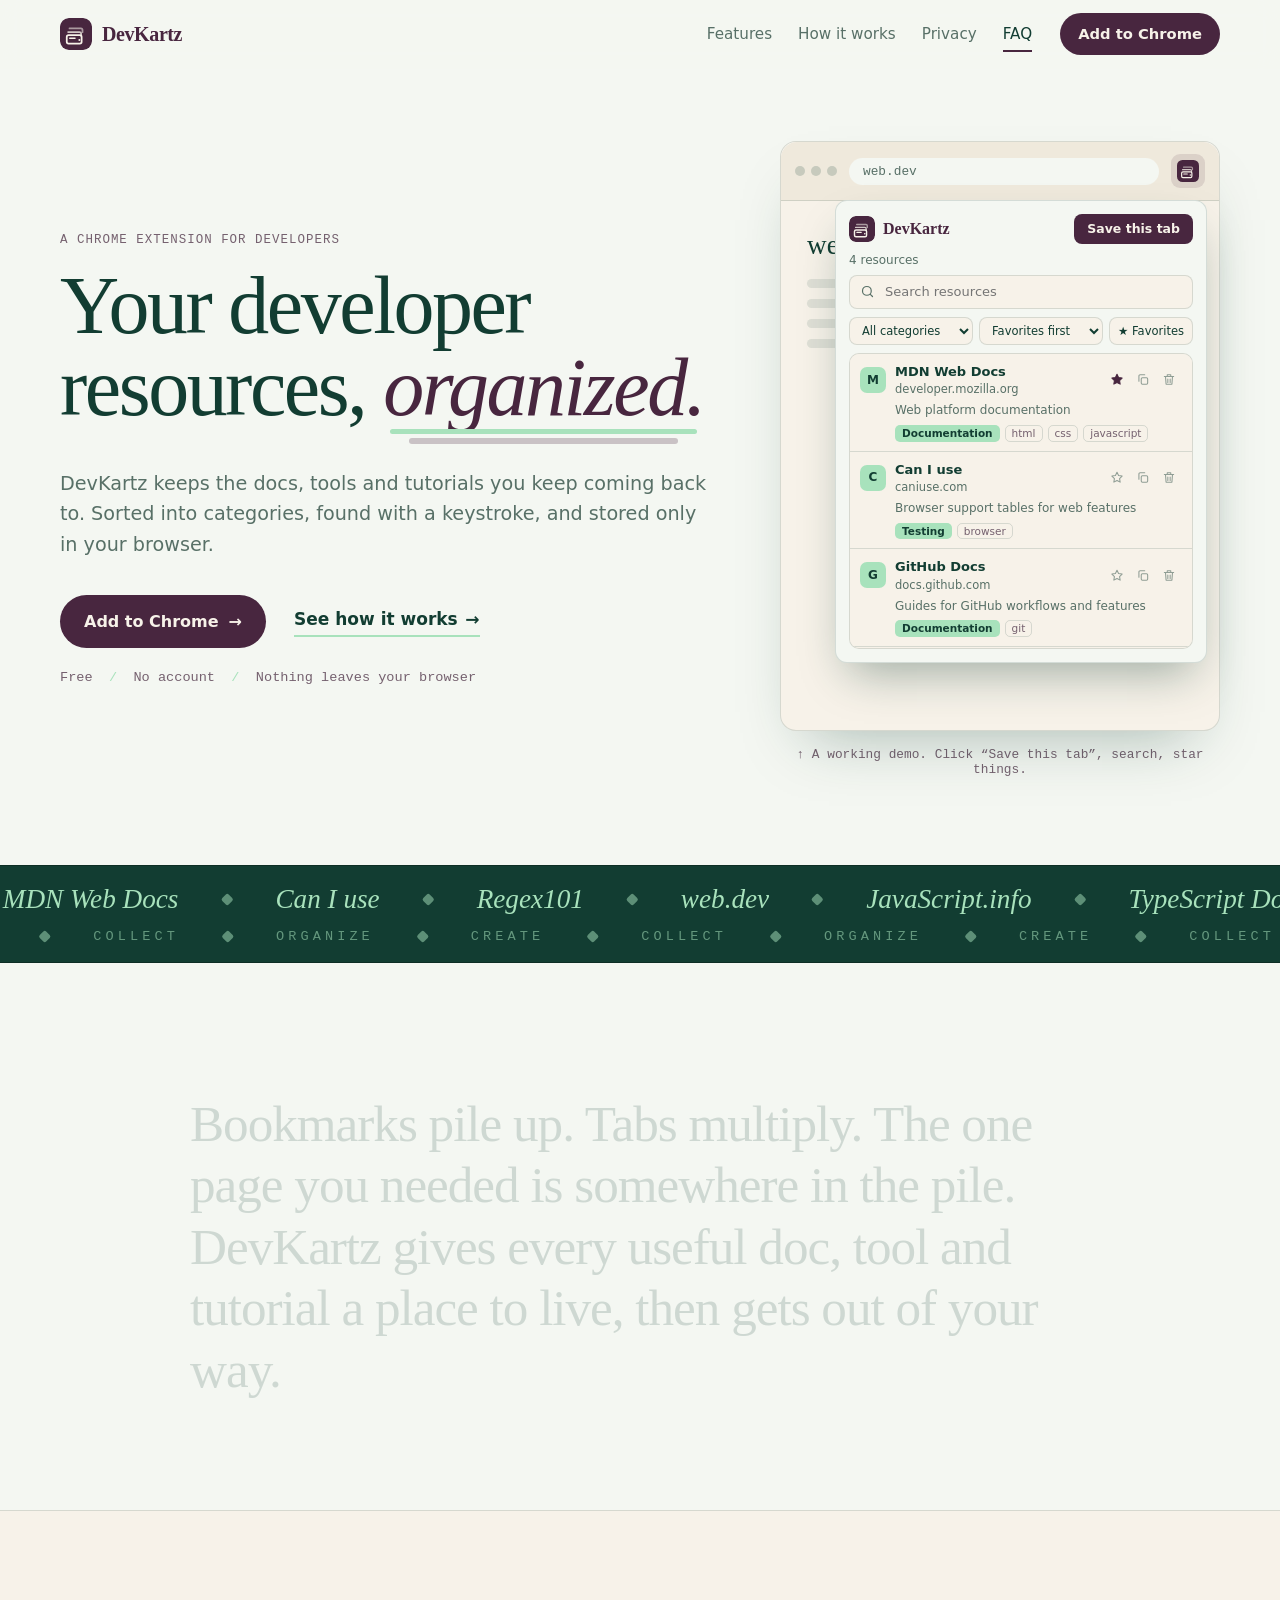
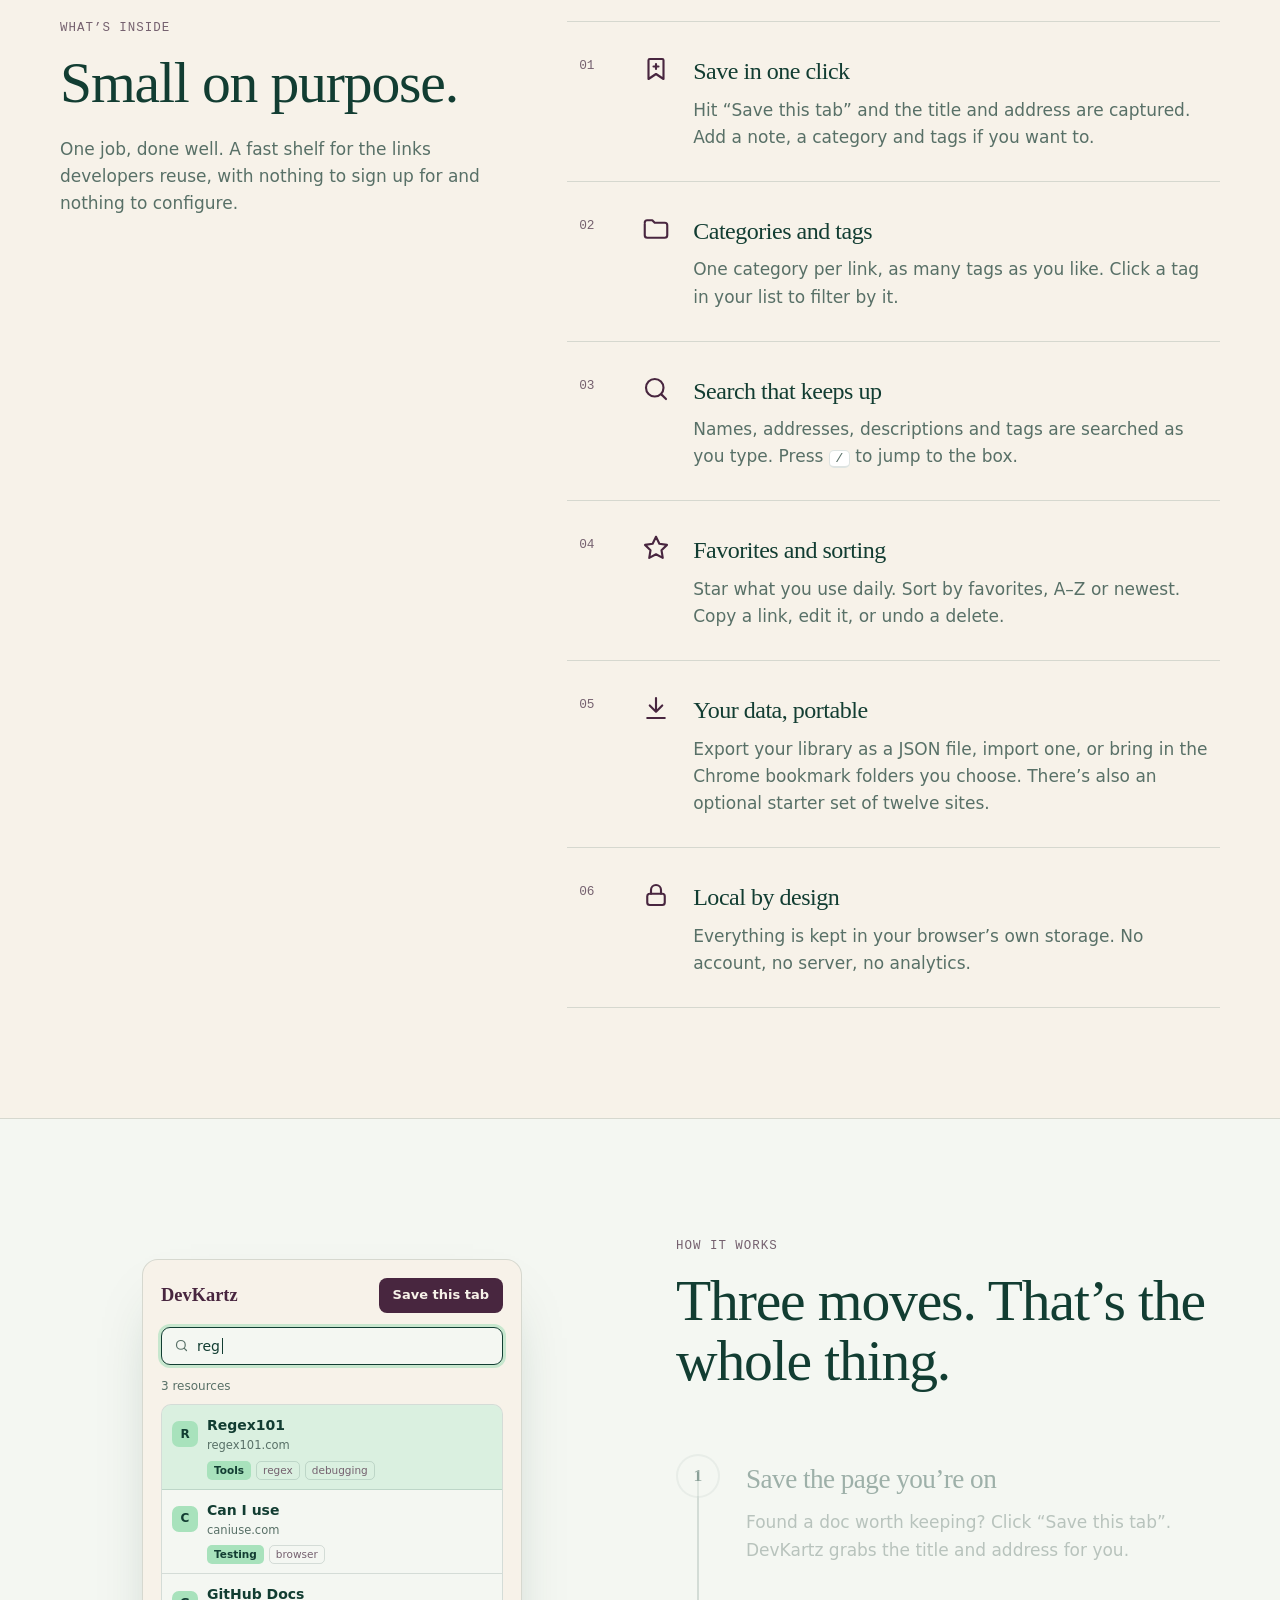
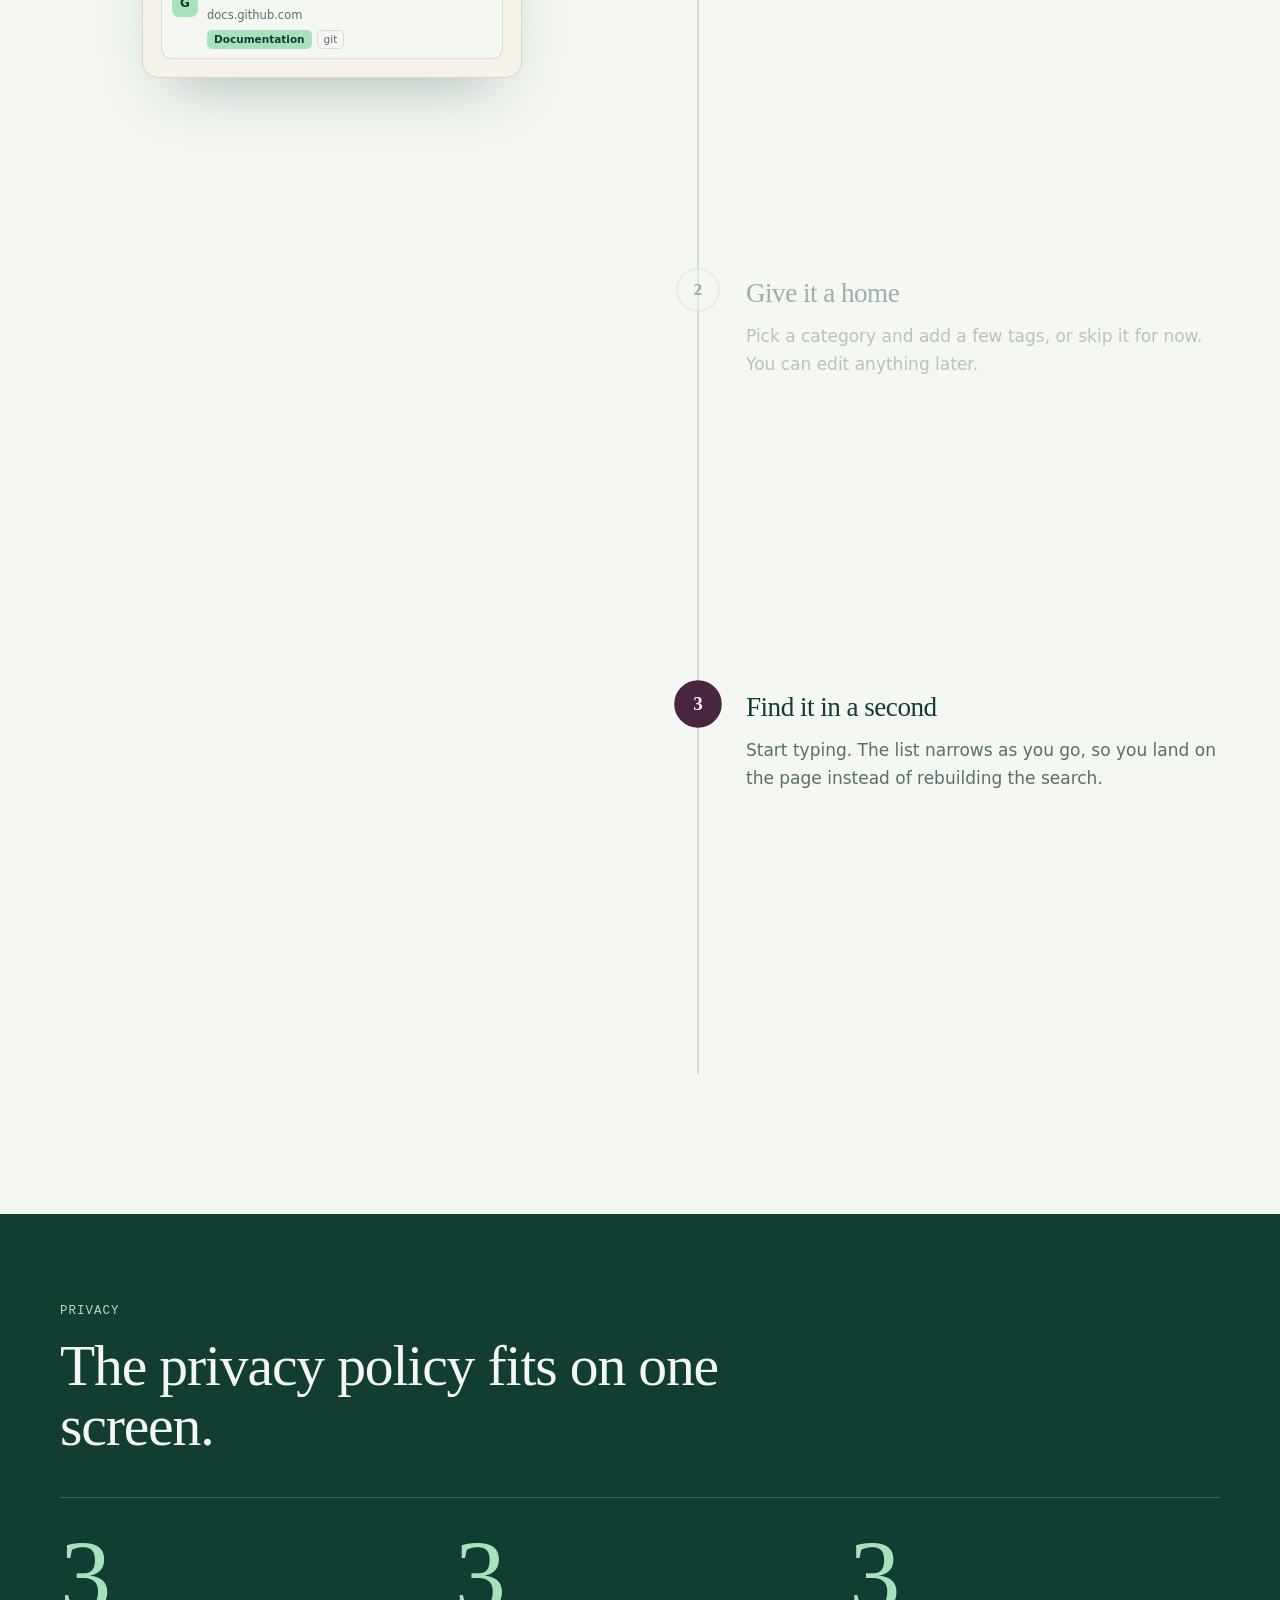
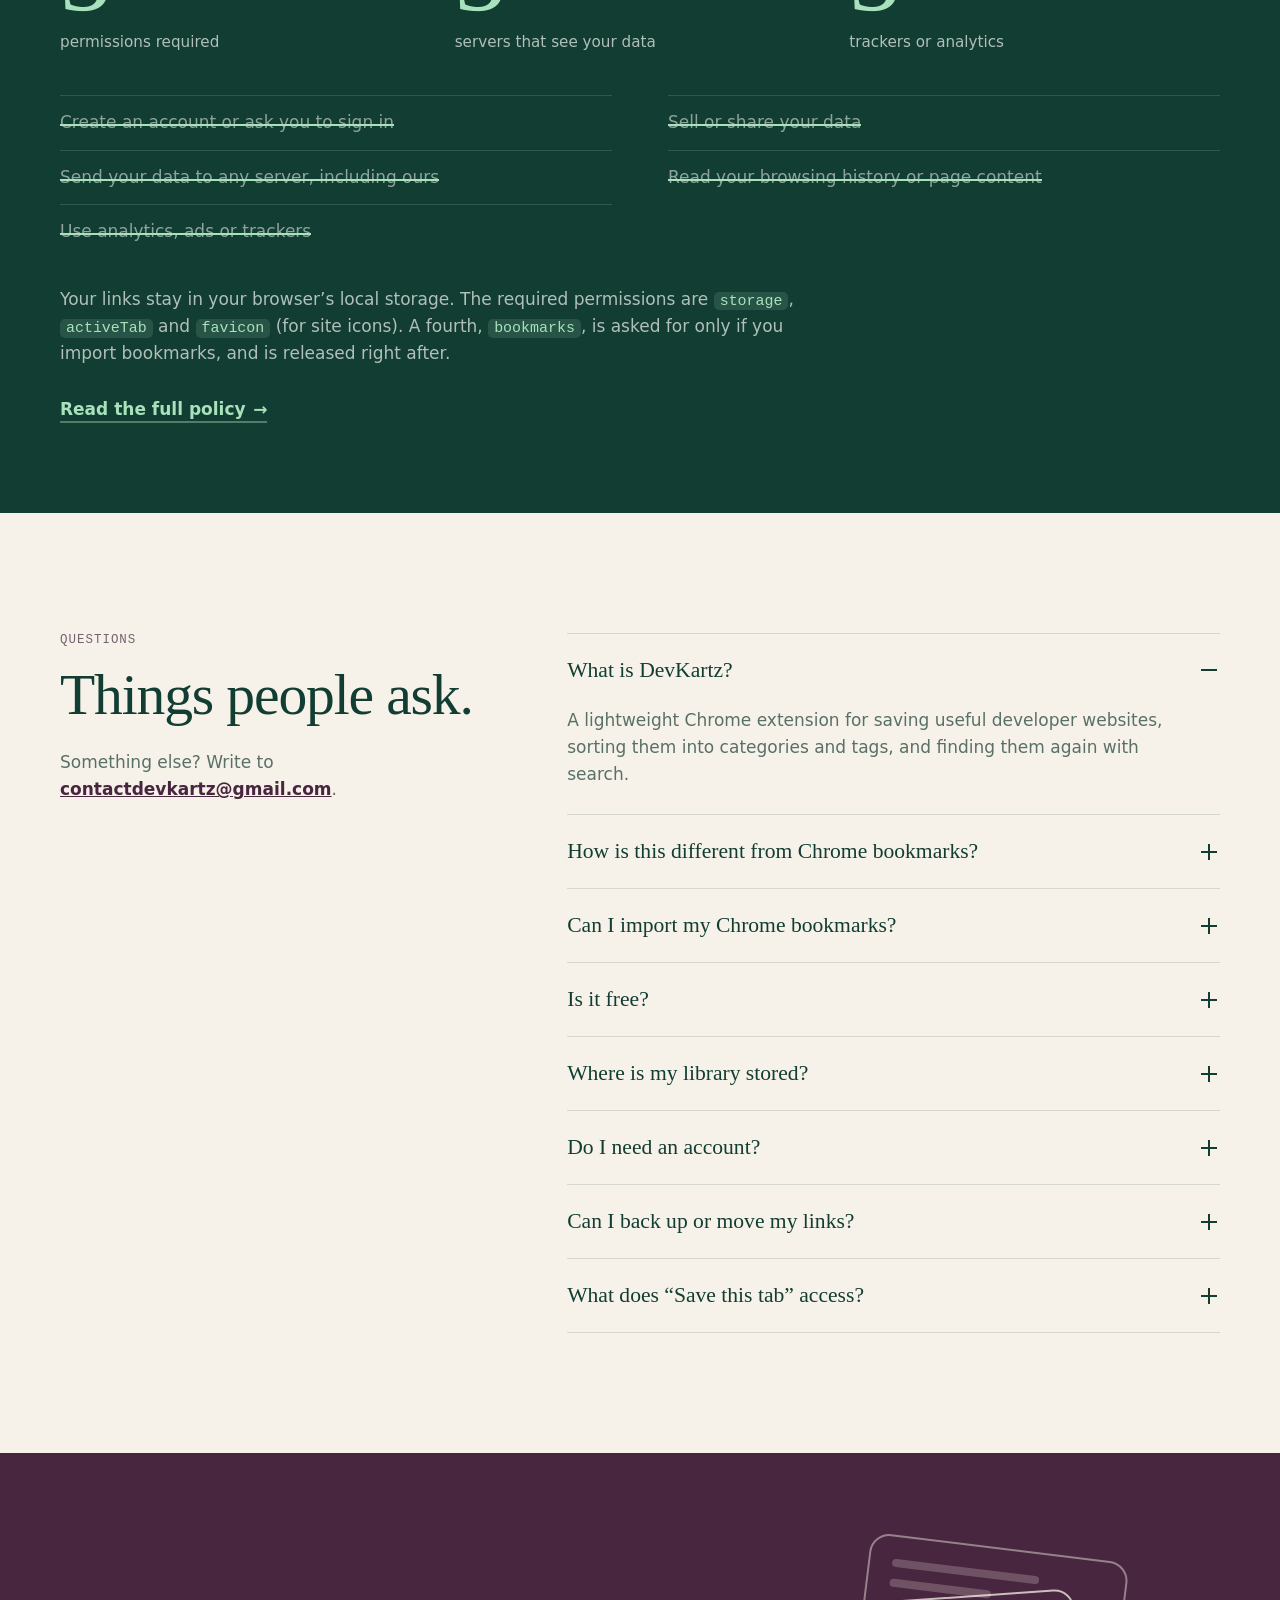
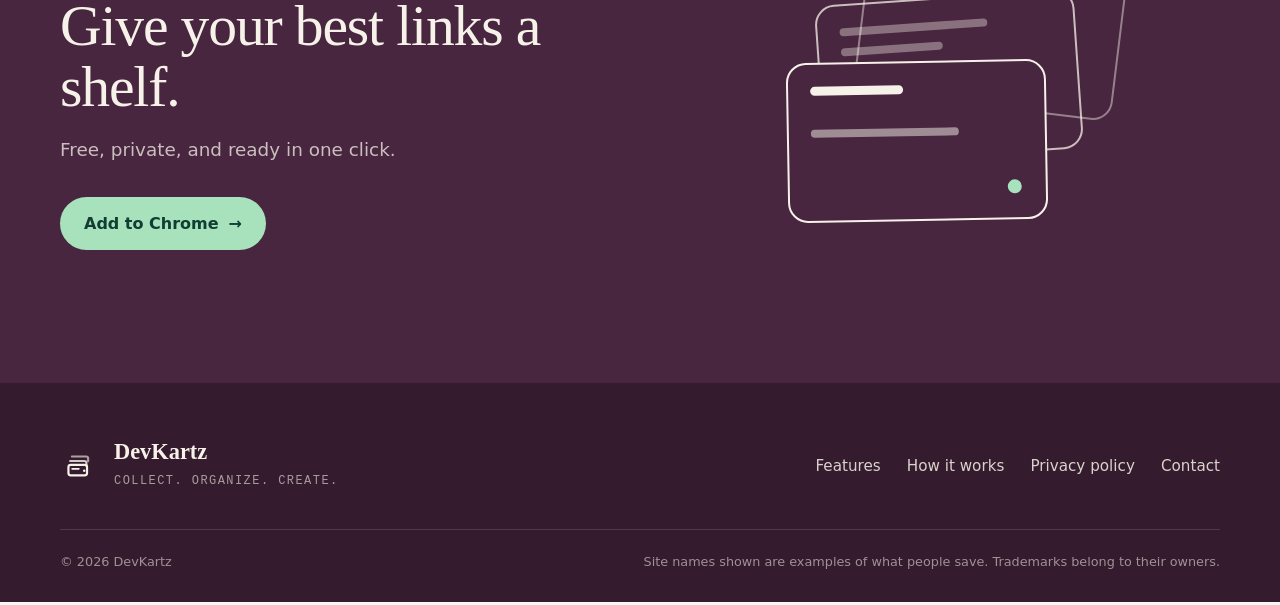
<file: index.html>
<!doctype html>
<html lang="en">
<head>
  <meta charset="utf-8">
  <meta name="viewport" content="width=device-width, initial-scale=1">
  <title>DevKartz — Your developer resources, organized</title>
  <meta name="description" content="DevKartz is a free Chrome extension that saves the docs, tools and tutorials you keep coming back to. Categories, tags, instant search. Stored only in your browser.">
  <meta name="theme-color" content="#F4F7F2">
  <link rel="icon" href="/favicon.svg" type="image/svg+xml">
  <link rel="canonical" href="https://devkartz.shop/">
  <meta property="og:url" content="https://devkartz.shop/">
  <meta property="og:title" content="DevKartz — Your developer resources, organized">
  <meta property="og:description" content="Save the docs, tools and tutorials you keep coming back to. Free Chrome extension. Stored only in your browser.">
  <meta property="og:type" content="website">
  <meta property="og:image" content="https://devkartz.shop/img/og-image.png">
  <meta name="twitter:card" content="summary_large_image">
  <link rel="stylesheet" href="/css/style.css">
</head>
<body>
<div class="progress" id="progress" aria-hidden="true"></div>
<a class="skip" href="#main">Skip to content</a>

<header class="site-header" id="header">
  <div class="wrap bar">
    <a class="brand" href="/" aria-label="DevKartz home"><img src="/img/logo-icon.svg" alt="" width="32" height="32"><span>DevKartz</span></a>
    <nav class="nav" id="nav" aria-label="Main">
      <a href="#features">Features</a>
      <a href="#how">How it works</a>
      <a href="#privacy">Privacy</a>
      <a href="#faq">FAQ</a>
    </nav>
    <button class="btn btn-small" data-install>Add to Chrome</button>
    <button class="menu-btn" id="menuBtn" aria-label="Menu" aria-expanded="false" aria-controls="nav"><span></span><span></span></button>
  </div>
</header>

<main id="main">
  <!-- HERO -->
  <section class="hero" id="top">
    <svg class="hero-mark" data-speed="-0.12" viewBox="0 0 256 256" aria-hidden="true"><g fill="none" stroke="currentColor" stroke-width="5" stroke-linecap="round" stroke-linejoin="round"><path d="M76 67h91a13 13 0 0 1 13 13v17" opacity=".6"/><path d="M65 96h91a13 13 0 0 1 13 13v17" opacity=".8"/><rect x="54" y="121" width="119" height="67" rx="15"/><path d="M78 146h42"/></g></svg>
    <div class="wrap hero-grid">
      <div class="hero-copy">
        <p class="eyebrow reveal">A Chrome extension for developers</p>
        <h1 class="reveal-words" aria-label="Your developer resources, organized.">
          <span class="w">Your</span> <span class="w">developer</span> <span class="w">resources,</span> <span class="w"><em class="stack">organized.</em></span>
        </h1>
        <p class="lede reveal">DevKartz keeps the docs, tools and tutorials you keep coming back to. Sorted into categories, found with a keystroke, and stored only in your browser.</p>
        <div class="cta-row reveal">
          <button class="btn btn-magnet" data-install>Add to Chrome <span class="arrow" aria-hidden="true">→</span></button>
          <a class="link-arrow" href="#how">See how it works</a>
        </div>
        <p class="meta reveal">Free <i>/</i> No account <i>/</i> Nothing leaves your browser</p>
      </div>

      <div class="stage reveal" id="demo">
        <div class="browser">
          <div class="browser-bar">
            <span class="dots" aria-hidden="true"><i></i><i></i><i></i></span>
            <div class="address" id="address" aria-live="polite">developer.mozilla.org</div>
            <button class="ext-btn is-open" id="extBtn" aria-label="DevKartz extension (demo)"><img src="/img/logo-icon.svg" alt="" width="22" height="22"></button>
          </div>
          <div class="browser-page" aria-hidden="true">
            <div class="page-title" id="pageTitle">Select a page to save</div>
            <div class="page-lines"><i></i><i></i><i></i><i></i></div>
          </div>

          <div class="pop" id="pop">
            <div class="pop-top">
              <div class="pop-brand"><img src="/img/logo-icon.svg" alt="" width="26" height="26"><strong>DevKartz</strong></div>
              <button class="pop-save" id="saveTab">Save this tab</button>
            </div>
            <div class="pop-count"><span id="popCount">0</span> resources</div>
            <label class="pop-search"><svg viewBox="0 0 24 24" aria-hidden="true"><circle cx="11" cy="11" r="7"/><path d="m20 20-3.5-3.5"/></svg><input id="popQuery" type="search" placeholder="Search resources" aria-label="Search the demo library"></label>
            <div class="pop-filters">
              <select id="popCategory" aria-label="Category"><option value="">All categories</option></select>
              <select id="popSort" aria-label="Sort"><option value="fav">Favorites first</option><option value="az">A–Z</option><option value="new">Newest</option></select>
              <button id="popFav" aria-pressed="false">★ Favorites</button>
            </div>
            <div class="pop-list" id="popList"></div>
            <div class="pop-toast" id="popToast" role="status"><span id="popToastMsg"></span><button id="popUndo" hidden>Undo</button></div>
          </div>
        </div>
        <p class="caption"><span aria-hidden="true">↑</span> A working demo. Click “Save this tab”, search, star things.</p>
      </div>
    </div>
  </section>

  <!-- RIBBON -->
  <section class="ribbon" aria-label="Examples of resources developers save">
    <div class="ribbon-row" data-dir="1"><span>MDN Web Docs</span><span>Can I use</span><span>Regex101</span><span>web.dev</span><span>JavaScript.info</span><span>TypeScript Docs</span><span>React Docs</span><span>Node.js Docs</span><span>GitHub Docs</span><span>Stack Overflow</span><span>JSONLint</span><span>MDN Web Docs</span><span>Can I use</span><span>Regex101</span><span>web.dev</span></div>
    <div class="ribbon-row alt" data-dir="-1" aria-hidden="true"><span>Collect</span><span>Organize</span><span>Create</span><span>Collect</span><span>Organize</span><span>Create</span><span>Collect</span><span>Organize</span><span>Create</span><span>Collect</span><span>Organize</span><span>Create</span></div>
  </section>

  <!-- STATEMENT -->
  <section class="statement">
    <div class="wrap narrow">
      <p class="statement-text" id="statement">Bookmarks pile up. Tabs multiply. The one page you needed is somewhere in the pile. DevKartz gives every useful doc, tool and tutorial a place to live, then gets out of your way.</p>
    </div>
  </section>

  <!-- FEATURES -->
  <section class="features" id="features">
    <div class="wrap features-grid">
      <div class="features-intro">
        <p class="eyebrow">What’s inside</p>
        <h2>Small on purpose.</h2>
        <p>One job, done well. A fast shelf for the links developers reuse, with nothing to sign up for and nothing to configure.</p>
      </div>
      <ol class="feature-list">
        <li class="feature reveal">
          <span class="num">01</span>
          <svg class="ico" viewBox="0 0 24 24" aria-hidden="true"><path pathLength="1" d="M7 4h10a1 1 0 0 1 1 1v15l-6-4-6 4V5a1 1 0 0 1 1-1z"/><path pathLength="1" d="M12 8v4M10 10h4"/></svg>
          <div><h3>Save in one click</h3><p>Hit “Save this tab” and the title and address are captured. Add a note, a category and tags if you want to.</p></div>
        </li>
        <li class="feature reveal">
          <span class="num">02</span>
          <svg class="ico" viewBox="0 0 24 24" aria-hidden="true"><path pathLength="1" d="M3 7a2 2 0 0 1 2-2h4l2 2h8a2 2 0 0 1 2 2v8a2 2 0 0 1-2 2H5a2 2 0 0 1-2-2z"/></svg>
          <div><h3>Categories and tags</h3><p>One category per link, as many tags as you like. Click a tag in your list to filter by it.</p></div>
        </li>
        <li class="feature reveal">
          <span class="num">03</span>
          <svg class="ico" viewBox="0 0 24 24" aria-hidden="true"><circle pathLength="1" cx="11" cy="11" r="7"/><path pathLength="1" d="m20 20-3.5-3.5"/></svg>
          <div><h3>Search that keeps up</h3><p>Names, addresses, descriptions and tags are searched as you type. Press <kbd>/</kbd> to jump to the box.</p></div>
        </li>
        <li class="feature reveal">
          <span class="num">04</span>
          <svg class="ico" viewBox="0 0 24 24" aria-hidden="true"><path pathLength="1" d="m12 3 2.7 5.6 6.1.9-4.4 4.3 1 6.1L12 17l-5.4 2.9 1-6.1L3.2 9.5l6.1-.9z"/></svg>
          <div><h3>Favorites and sorting</h3><p>Star what you use daily. Sort by favorites, A–Z or newest. Copy a link, edit it, or undo a delete.</p></div>
        </li>
        <li class="feature reveal">
          <span class="num">05</span>
          <svg class="ico" viewBox="0 0 24 24" aria-hidden="true"><path pathLength="1" d="M12 4v11M7 10l5 5 5-5M5 20h14"/></svg>
          <div><h3>Your data, portable</h3><p>Export your library as a JSON file, import one, or bring in the Chrome bookmark folders you choose. There’s also an optional starter set of twelve sites.</p></div>
        </li>
        <li class="feature reveal">
          <span class="num">06</span>
          <svg class="ico" viewBox="0 0 24 24" aria-hidden="true"><rect pathLength="1" x="5" y="11" width="14" height="9" rx="2"/><path pathLength="1" d="M8 11V8a4 4 0 0 1 8 0v3"/></svg>
          <div><h3>Local by design</h3><p>Everything is kept in your browser’s own storage. No account, no server, no analytics.</p></div>
        </li>
      </ol>
    </div>
  </section>

  <!-- HOW IT WORKS -->
  <section class="how" id="how">
    <div class="wrap how-grid">
      <div class="how-stage">
        <div class="how-sticky">
          <div class="mini" id="mini">
            <div class="mini-top"><strong>DevKartz</strong><span class="mini-btn" id="miniBtn">Save this tab</span></div>
            <div class="mini-search"><svg viewBox="0 0 24 24" aria-hidden="true"><circle cx="11" cy="11" r="7"/><path d="m20 20-3.5-3.5"/></svg><span id="miniQuery"></span><i class="caret"></i></div>
            <div class="mini-count" id="miniCount">2 resources</div>
            <div class="mini-list" id="miniList"></div>
            <div class="mini-toast" id="miniToast">Saved “Regex101”</div>
          </div>
        </div>
      </div>
      <div class="how-steps">
        <p class="eyebrow">How it works</p>
        <h2>Three moves. That’s the whole thing.</h2>
        <div class="steps" id="steps">
          <div class="step is-active" data-step="1"><span class="step-n">1</span><div><h3>Save the page you’re on</h3><p>Found a doc worth keeping? Click “Save this tab”. DevKartz grabs the title and address for you.</p></div></div>
          <div class="step" data-step="2"><span class="step-n">2</span><div><h3>Give it a home</h3><p>Pick a category and add a few tags, or skip it for now. You can edit anything later.</p></div></div>
          <div class="step" data-step="3"><span class="step-n">3</span><div><h3>Find it in a second</h3><p>Start typing. The list narrows as you go, so you land on the page instead of rebuilding the search.</p></div></div>
        </div>
      </div>
    </div>
  </section>

  <!-- PRIVACY -->
  <section class="privacy" id="privacy">
    <div class="wrap">
      <p class="eyebrow on-dark">Privacy</p>
      <h2>The privacy policy fits on one screen.</h2>
      <div class="counters">
        <div><b data-count="3">0</b><span>permissions required</span></div>
        <div><b data-count="0">0</b><span>servers that see your data</span></div>
        <div><b data-count="0">0</b><span>trackers or analytics</span></div>
      </div>
      <ul class="never">
        <li><s>Create an account or ask you to sign in</s></li>
        <li><s>Send your data to any server, including ours</s></li>
        <li><s>Use analytics, ads or trackers</s></li>
        <li><s>Sell or share your data</s></li>
        <li><s>Read your browsing history or page content</s></li>
      </ul>
      <p class="privacy-note">Your links stay in your browser’s local storage. The required permissions are <code>storage</code>, <code>activeTab</code> and <code>favicon</code> (for site icons). A fourth, <code>bookmarks</code>, is asked for only if you import bookmarks, and is released right after.</p>
      <a class="link-arrow on-dark" href="/privacy">Read the full policy</a>
    </div>
  </section>

  <!-- FAQ -->
  <section class="faq" id="faq">
    <div class="wrap faq-grid">
      <div><p class="eyebrow">Questions</p><h2>Things people ask.</h2><p class="faq-note">Something else? Write to <a href="mailto:contactdevkartz@gmail.com">contactdevkartz@gmail.com</a>.</p></div>
      <div class="acc" id="acc">
        <div class="acc-item"><button aria-expanded="true"><span>What is DevKartz?</span><i></i></button><div class="acc-panel"><div><p>A lightweight Chrome extension for saving useful developer websites, sorting them into categories and tags, and finding them again with search.</p></div></div></div>
        <div class="acc-item"><button aria-expanded="false"><span>How is this different from Chrome bookmarks?</span><i></i></button><div class="acc-panel"><div><p>Bookmarks are great for everything. DevKartz is for the few reference pages you reopen all the time. It adds tags on top of categories, a note on every link, favorites, and search that looks through all of it. It doesn’t replace your bookmarks, and you can use both.</p></div></div></div>
        <div class="acc-item"><button aria-expanded="false"><span>Can I import my Chrome bookmarks?</span><i></i></button><div class="acc-panel"><div><p>Yes. In Manage data, choose “Import Chrome bookmarks” and pick the folders you want. Chrome asks for the bookmarks permission only at that moment, and DevKartz releases it as soon as it has read your folders. Nothing leaves your device.</p></div></div></div>
        <div class="acc-item"><button aria-expanded="false"><span>Is it free?</span><i></i></button><div class="acc-panel"><div><p>Yes, the current version is free. If optional paid features are ever added, we’ll say so here and update the privacy policy before they ship.</p></div></div></div>
        <div class="acc-item"><button aria-expanded="false"><span>Where is my library stored?</span><i></i></button><div class="acc-panel"><div><p>In your browser, using <code>chrome.storage.local</code>. It stays on your device and is removed if you uninstall the extension.</p></div></div></div>
        <div class="acc-item"><button aria-expanded="false"><span>Do I need an account?</span><i></i></button><div class="acc-panel"><div><p>No. There is no sign-in and nothing is sent to a server.</p></div></div></div>
        <div class="acc-item"><button aria-expanded="false"><span>Can I back up or move my links?</span><i></i></button><div class="acc-panel"><div><p>Yes. Export your library as a JSON file whenever you like, and import it again later or on another computer. The file is saved where you choose and is never uploaded.</p></div></div></div>
        <div class="acc-item"><button aria-expanded="false"><span>What does “Save this tab” access?</span><i></i></button><div class="acc-panel"><div><p>With the <code>activeTab</code> permission, DevKartz reads the title and address of the current tab only when you click the button. It does not read page content or your history.</p></div></div></div>
      </div>
    </div>
  </section>

  <!-- CTA -->
  <section class="cta" id="get">
    <div class="wrap cta-grid">
      <div>
        <h2>Give your best links a shelf.</h2>
        <p>Free, private, and ready in one click.</p>
        <button class="btn btn-mint btn-magnet" data-install>Add to Chrome <span class="arrow" aria-hidden="true">→</span></button>
      </div>
      <div class="fan" id="fan" aria-hidden="true">
        <div class="fan-card c1"><i></i><i></i></div>
        <div class="fan-card c2"><i></i><i></i></div>
        <div class="fan-card c3"><b></b><i></i><u></u></div>
      </div>
    </div>
  </section>
</main>

<footer class="footer">
  <div class="wrap foot">
    <div class="foot-brand"><img src="/img/logo-mark.svg" alt="" width="40" height="40"><div><strong>DevKartz</strong><span>Collect. Organize. Create.</span></div></div>
    <nav aria-label="Footer"><a href="#features">Features</a><a href="#how">How it works</a><a href="/privacy">Privacy policy</a><a href="mailto:contactdevkartz@gmail.com">Contact</a></nav>
  </div>
  <div class="wrap foot-small"><span>© 2026 DevKartz</span><span>Site names shown are examples of what people save. Trademarks belong to their owners.</span></div>
</footer>

<dialog id="installDialog" aria-labelledby="installTitle">
  <form method="dialog">
    <img src="/img/logo-icon.svg" alt="" width="44" height="44">
    <h2 id="installTitle">Almost there.</h2>
    <p id="installText">DevKartz is on its way to the Chrome Web Store. Want a heads-up when it’s live? Send us a note and we’ll write back the day it launches.</p>
    <div class="dialog-actions">
      <a class="btn" id="installLink" href="mailto:contactdevkartz@gmail.com?subject=Notify%20me%20when%20DevKartz%20launches">Email us</a>
      <button class="btn btn-ghost" value="close">Close</button>
    </div>
  </form>
</dialog>

<script src="/js/main.js"></script>
</body>
</html>
</file>
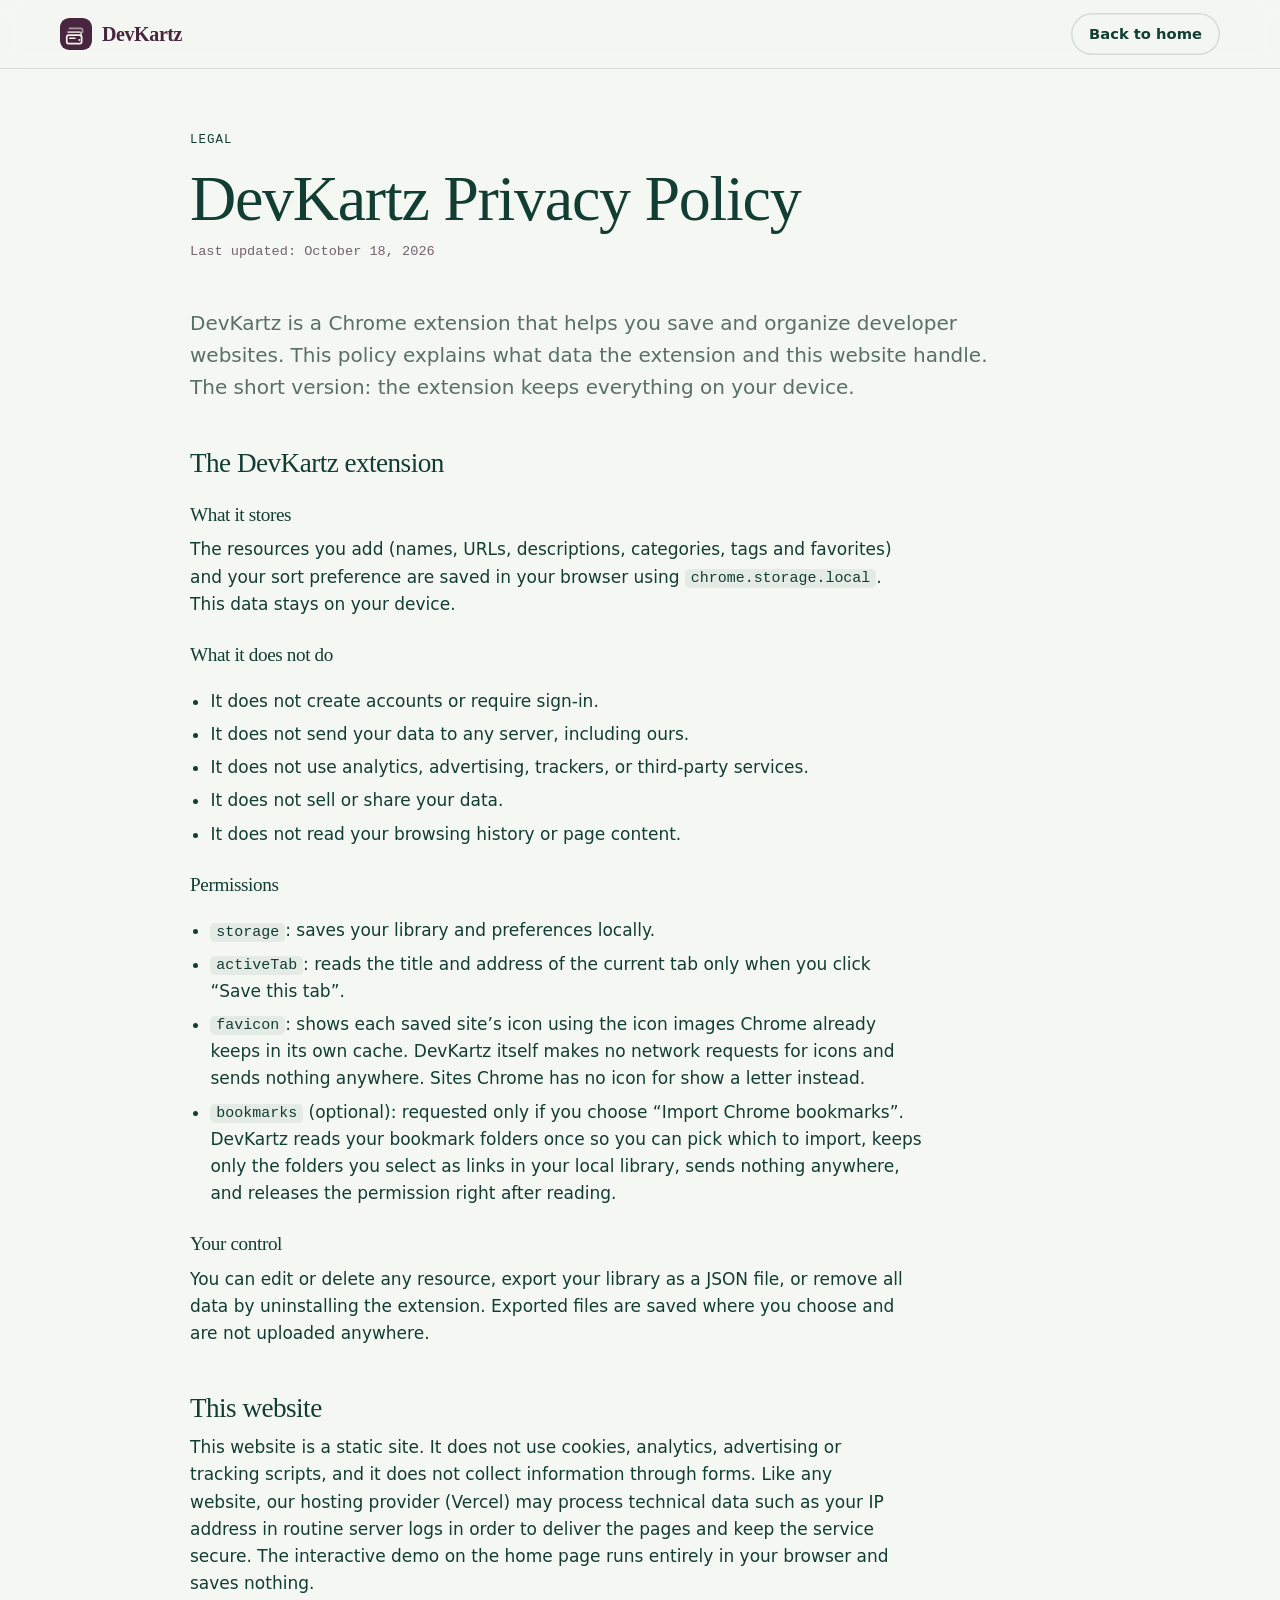
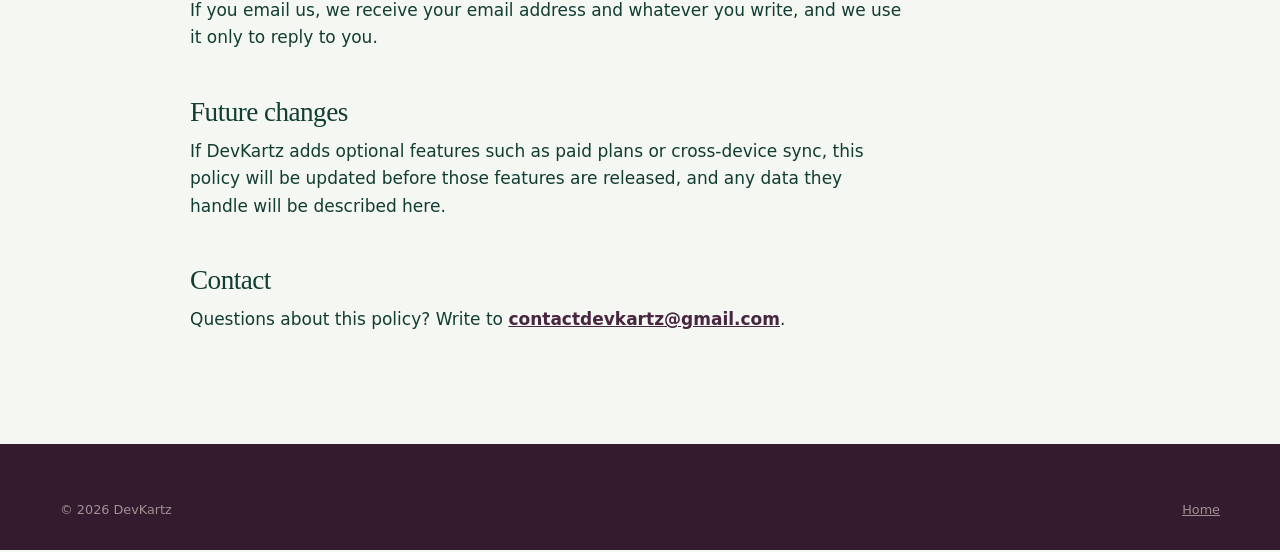
<file: privacy/index.html>
<!doctype html>
<html lang="en">
<head>
  <meta charset="utf-8">
  <meta name="viewport" content="width=device-width, initial-scale=1">
  <title>Privacy Policy — DevKartz</title>
  <meta name="description" content="The DevKartz privacy policy: what the extension and this website do and do not do with your data.">
  <meta name="theme-color" content="#F4F7F2">
  <link rel="icon" href="/favicon.svg" type="image/svg+xml">
  <link rel="canonical" href="https://devkartz.shop/privacy">
  <link rel="stylesheet" href="/css/style.css">
</head>
<body>
<header class="site-header scrolled">
  <div class="wrap bar">
    <a class="brand" href="/" aria-label="DevKartz home"><img src="/img/logo-icon.svg" alt="" width="32" height="32"><span>DevKartz</span></a>
    <a class="btn btn-small btn-ghost" href="/">Back to home</a>
  </div>
</header>
<main>
  <article class="wrap narrow doc">
    <p class="eyebrow">Legal</p>
    <h1>DevKartz Privacy Policy</h1>
    <p class="updated">Last updated: October 18, 2026</p>
    <p class="lead">DevKartz is a Chrome extension that helps you save and organize developer websites. This policy explains what data the extension and this website handle. The short version: the extension keeps everything on your device.</p>

    <h2>The DevKartz extension</h2>
    <h3 style="font-size:1.2rem;margin:22px 0 6px">What it stores</h3>
    <p>The resources you add (names, URLs, descriptions, categories, tags and favorites) and your sort preference are saved in your browser using <code>chrome.storage.local</code>. This data stays on your device.</p>
    <h3 style="font-size:1.2rem;margin:22px 0 6px">What it does not do</h3>
    <ul>
      <li>It does not create accounts or require sign-in.</li>
      <li>It does not send your data to any server, including ours.</li>
      <li>It does not use analytics, advertising, trackers, or third-party services.</li>
      <li>It does not sell or share your data.</li>
      <li>It does not read your browsing history or page content.</li>
    </ul>
    <h3 style="font-size:1.2rem;margin:22px 0 6px">Permissions</h3>
    <ul>
      <li><code>storage</code>: saves your library and preferences locally.</li>
      <li><code>activeTab</code>: reads the title and address of the current tab only when you click “Save this tab”.</li>
      <li><code>favicon</code>: shows each saved site’s icon using the icon images Chrome already keeps in its own cache. DevKartz itself makes no network requests for icons and sends nothing anywhere. Sites Chrome has no icon for show a letter instead.</li>
      <li><code>bookmarks</code> (optional): requested only if you choose “Import Chrome bookmarks”. DevKartz reads your bookmark folders once so you can pick which to import, keeps only the folders you select as links in your local library, sends nothing anywhere, and releases the permission right after reading.</li>
    </ul>
    <h3 style="font-size:1.2rem;margin:22px 0 6px">Your control</h3>
    <p>You can edit or delete any resource, export your library as a JSON file, or remove all data by uninstalling the extension. Exported files are saved where you choose and are not uploaded anywhere.</p>

    <h2>This website</h2>
    <p>This website is a static site. It does not use cookies, analytics, advertising or tracking scripts, and it does not collect information through forms. Like any website, our hosting provider (Vercel) may process technical data such as your IP address in routine server logs in order to deliver the pages and keep the service secure. The interactive demo on the home page runs entirely in your browser and saves nothing.</p>
    <p>If you email us, we receive your email address and whatever you write, and we use it only to reply to you.</p>

    <h2>Future changes</h2>
    <p>If DevKartz adds optional features such as paid plans or cross-device sync, this policy will be updated before those features are released, and any data they handle will be described here.</p>

    <h2>Contact</h2>
    <p>Questions about this policy? Write to <a href="mailto:contactdevkartz@gmail.com">contactdevkartz@gmail.com</a>.</p>
  </article>
</main>
<footer class="footer">
  <div class="wrap foot-small" style="padding-top:0"><span>© 2026 DevKartz</span><a href="/" style="color:inherit">Home</a></div>
</footer>
</body>
</html>
</file>
<file: css/style.css>
/* DevKartz site — deep forest, mint, plum, milk */
:root{
  --forest:#123D32;--mint:#A8E2BC;--warm:#F4F7F2;--text-green:#587067;
  --plum:#48263F;--milk:#F7F2E9;--text-plum:#75616F;
  --line:rgba(18,61,50,.14);
  --serif:"Iowan Old Style","Palatino Linotype",Palatino,"Book Antiqua",Georgia,serif;
  --sans:system-ui,-apple-system,"Segoe UI",Roboto,sans-serif;
  --mono:ui-monospace,SFMono-Regular,Menlo,Consolas,monospace;
  --ease:cubic-bezier(.2,.7,.2,1);
}
*{box-sizing:border-box}
html{scroll-behavior:smooth;scroll-padding-top:76px}
body{margin:0;background:var(--warm);color:var(--forest);font:17px/1.6 var(--sans);-webkit-font-smoothing:antialiased;overflow-x:hidden}
img,svg{display:block;max-width:100%}
a{color:inherit}
button{font:inherit;color:inherit;cursor:pointer}
:focus-visible{outline:2px solid var(--plum);outline-offset:3px}
.wrap{width:min(1160px,100% - 48px);margin-inline:auto}
.narrow{width:min(900px,100% - 48px)}
.skip{position:absolute;left:12px;top:-60px;background:var(--plum);color:var(--milk);padding:10px 16px;border-radius:8px;z-index:100;transition:top .2s}
.skip:focus{top:12px}
h1,h2,h3{font-family:var(--serif);font-weight:500;letter-spacing:-.02em;margin:0;color:var(--forest)}
h2{font-size:clamp(2.1rem,4.6vw,3.6rem);line-height:1.05}
p{margin:0}
code{font:.88em var(--mono);background:rgba(18,61,50,.07);padding:.1em .4em;border-radius:5px}
kbd{font:.8em var(--mono);border:1px solid var(--line);border-bottom-width:2px;border-radius:5px;padding:0 .4em;background:#fff}
.eyebrow{font:500 .78rem var(--mono);letter-spacing:.08em;text-transform:uppercase;color:var(--text-plum);margin-bottom:18px}
.eyebrow.on-dark{color:var(--mint)}

/* progress + header */
.progress{position:fixed;inset:0 0 auto 0;height:3px;background:var(--plum);transform:scaleX(0);transform-origin:left;z-index:60}
.site-header{position:sticky;top:0;z-index:50;background:rgba(244,247,242,.86);backdrop-filter:blur(10px);border-bottom:1px solid transparent;transition:transform .35s var(--ease),border-color .2s}
.site-header.scrolled{border-bottom-color:var(--line)}
.site-header.hide{transform:translateY(-100%)}
.bar{display:flex;align-items:center;gap:28px;height:68px}
.brand{display:flex;align-items:center;gap:10px;text-decoration:none;font:700 1.25rem var(--serif);letter-spacing:-.02em;color:var(--plum);margin-right:auto}
.brand img{border-radius:9px;transition:transform .4s var(--ease)}
.brand:hover img{transform:rotate(-8deg) scale(1.06)}
.nav{display:flex;gap:26px}
.nav a{text-decoration:none;font-size:.95rem;color:var(--text-green);position:relative;padding:4px 0}
.nav a::after{content:"";position:absolute;left:0;right:0;bottom:-2px;height:2px;background:var(--plum);transform:scaleX(0);transform-origin:left;transition:transform .3s var(--ease)}
.nav a:hover,.nav a.active{color:var(--forest)}
.nav a:hover::after,.nav a.active::after{transform:scaleX(1)}
.menu-btn{display:none;width:40px;height:40px;border:1px solid var(--line);border-radius:10px;background:transparent;position:relative}
.menu-btn span{position:absolute;left:11px;right:11px;height:2px;background:var(--forest);transition:transform .25s}
.menu-btn span:first-child{top:15px}.menu-btn span:last-child{top:23px}
.menu-btn[aria-expanded=true] span:first-child{transform:translateY(4px) rotate(45deg)}
.menu-btn[aria-expanded=true] span:last-child{transform:translateY(-4px) rotate(-45deg)}

/* buttons + links */
.btn{display:inline-flex;align-items:center;gap:10px;padding:14px 24px;border:0;border-radius:999px;background:var(--plum);color:var(--milk);font-weight:600;font-size:1rem;text-decoration:none;transition:background .2s,transform .2s var(--ease)}
.btn:hover{background:#5d3452}
.btn:active{transform:scale(.97)}
.btn .arrow{transition:transform .25s var(--ease)}
.btn:hover .arrow{transform:translateX(4px)}
.btn-small{padding:9px 18px;font-size:.92rem}
.btn-mint{background:var(--mint);color:var(--forest)}
.btn-mint:hover{background:#bdeccc}
.btn-ghost{background:transparent;color:var(--forest);box-shadow:inset 0 0 0 1.5px var(--line)}
.btn-ghost:hover{background:rgba(18,61,50,.06)}
.link-arrow{font-weight:600;text-decoration:none;border-bottom:2px solid var(--mint);padding-bottom:2px;transition:border-color .2s,gap .2s}
.link-arrow::after{content:"→";margin-left:.45em;display:inline-block;transition:transform .25s var(--ease)}
.link-arrow:hover{border-color:var(--plum)}.link-arrow:hover::after{transform:translateX(4px)}
.link-arrow.on-dark{color:var(--mint);border-color:rgba(168,226,188,.4)}

/* reveal system */
.reveal{opacity:0;transform:translateY(22px);transition:opacity .8s var(--ease),transform .8s var(--ease);transition-delay:var(--d,0s)}
.reveal.in{opacity:1;transform:none}
.reveal-words .w{display:inline-block;opacity:0;transform:translateY(.55em);transition:opacity .7s var(--ease),transform .7s var(--ease);transition-delay:calc(var(--i)*90ms + .1s)}
.reveal-words.in .w{opacity:1;transform:none}

/* hero */
.hero{position:relative;padding:72px 0 88px;overflow:hidden}
.hero-mark{position:absolute;right:-120px;top:-40px;width:760px;color:var(--plum);opacity:.07;pointer-events:none}
.hero-grid{display:grid;grid-template-columns:minmax(0,1fr) 440px;gap:48px;align-items:center;position:relative}
.hero h1{font-size:clamp(2.9rem,6.4vw,5.6rem);line-height:1;letter-spacing:-.03em;margin-bottom:40px}
.hero h1 em{font-style:italic;color:var(--plum);position:relative;white-space:nowrap}
.hero h1 em::after,.hero h1 em::before{content:"";position:absolute;left:2%;height:.07em;border-radius:99px;background:var(--mint);width:0;transition:width 1s var(--ease) .9s}
.hero h1 em::after{bottom:-.02em}
.hero h1 em::before{bottom:-.14em;left:8%;background:var(--plum);opacity:.25;transition-delay:1.1s}
.hero h1.in em::after{width:96%}.hero h1.in em::before{width:84%}
.lede{font-size:1.2rem;color:var(--text-green);max-width:34em}
.cta-row{display:flex;align-items:center;gap:28px;margin:34px 0 22px;flex-wrap:wrap}
.meta{font:.85rem var(--mono);color:var(--text-plum)}
.meta i{font-style:normal;margin:0 .6em;color:var(--mint)}

/* browser demo */
.stage{position:relative}
.browser{position:relative;border:1px solid var(--line);border-radius:16px;background:var(--milk);box-shadow:0 30px 60px -28px rgba(18,61,50,.35),0 2px 0 rgba(255,255,255,.7) inset;overflow:visible;min-height:590px}
.browser-bar{display:flex;align-items:center;gap:12px;padding:12px 14px;border-bottom:1px solid var(--line);background:#efe9dc;border-radius:16px 16px 0 0}
.dots{display:flex;gap:6px}.dots i{width:10px;height:10px;border-radius:50%;background:rgba(18,61,50,.18)}
.address{flex:1;min-width:0;white-space:nowrap;overflow:hidden;text-overflow:ellipsis;font:.8rem var(--mono);background:var(--warm);border-radius:99px;padding:6px 14px;color:var(--text-green);transition:opacity .3s}
.ext-btn{width:34px;height:34px;border:0;border-radius:9px;background:transparent;display:grid;place-items:center;transition:background .2s}
.ext-btn:hover,.ext-btn.is-open{background:rgba(72,38,63,.12)}
.browser-page{padding:30px 26px;color:var(--text-green)}
.page-title{font:500 1.7rem var(--serif);color:var(--forest);max-width:12em;line-height:1.1;margin-bottom:18px;transition:opacity .25s}
.page-lines i{display:block;height:9px;border-radius:99px;background:rgba(18,61,50,.1);margin-bottom:11px;width:92%}
.page-lines i:nth-child(2){width:78%}.page-lines i:nth-child(3){width:86%}.page-lines i:nth-child(4){width:52%}
.caption{margin-top:16px;font:.8rem var(--mono);color:var(--text-plum);text-align:center}

/* demo popup (matches the extension) */
.pop{position:absolute;top:58px;right:12px;width:calc(100% - 24px);max-width:372px;background:var(--warm);border:1px solid var(--line);border-radius:12px;padding:13px;box-shadow:0 22px 44px -14px rgba(18,61,50,.4);font-size:13px;line-height:1.4}
.pop-top{display:flex;align-items:center;justify-content:space-between;margin-bottom:8px}
.pop-brand{display:flex;align-items:center;gap:8px}.pop-brand img{border-radius:7px}.pop-brand strong{font:700 16px var(--serif);color:var(--plum)}
.pop-save{height:30px;padding:0 13px;border:0;border-radius:8px;background:var(--plum);color:var(--milk);font-weight:600;font-size:12.5px;transition:transform .15s,background .2s}
.pop-save:hover{background:#5d3452}.pop-save:active{transform:scale(.95)}
.pop-count{font-size:12px;color:var(--text-green);margin-bottom:6px}
.pop-search{display:flex;align-items:center;gap:8px;height:34px;padding:0 10px;border:1px solid var(--line);border-radius:8px;background:var(--milk);color:var(--text-green)}
.pop-search:focus-within{border-color:var(--forest);box-shadow:0 0 0 3px rgba(168,226,188,.6)}
.pop-search svg,.mini-search svg{width:15px;height:15px;stroke:currentColor;fill:none;stroke-width:1.9;stroke-linecap:round}
.pop-search input{flex:1;min-width:0;border:0;outline:0;background:transparent;font:inherit;color:var(--forest)}
.pop-filters{display:flex;gap:6px;margin:8px 0}
.pop-filters select,.pop-filters button{height:28px;border:1px solid var(--line);border-radius:8px;background:var(--milk);font:inherit;font-size:11.5px;color:var(--forest);padding:0 8px}
.pop-filters select{flex:1;min-width:0}
.pop-filters button[aria-pressed=true]{background:var(--mint);border-color:var(--forest)}
.pop-list{border:1px solid var(--line);border-radius:10px;background:var(--milk);max-height:296px;overflow-y:auto}
.rc{padding:9px 10px;border-bottom:1px solid var(--line);animation:drop .5s var(--ease)}
.rc:last-child{border-bottom:0}.rc.fresh{background:rgba(168,226,188,.35)}
@keyframes drop{from{opacity:0;transform:translateY(-10px)}}
.rc-head{display:flex;align-items:center;gap:9px}
.av{width:26px;height:26px;border-radius:7px;background:var(--mint);color:var(--forest);display:grid;place-items:center;font-weight:700;font-size:12px;flex:none}
.rc-info{flex:1;min-width:0}.rc-info b{display:block;font-weight:600;white-space:nowrap;overflow:hidden;text-overflow:ellipsis}
.rc-info span{display:block;font-size:11.5px;color:var(--text-green);white-space:nowrap;overflow:hidden;text-overflow:ellipsis}
.rc-act{display:flex;gap:0}.rc-act button{width:26px;height:26px;border:0;background:transparent;border-radius:6px;color:var(--text-green);opacity:.65;display:grid;place-items:center}
.rc-act button:hover{background:rgba(18,61,50,.1);opacity:1}.rc-act button.on{color:var(--plum);opacity:1}
.rc-act svg{width:15px;height:15px;stroke:currentColor;fill:none;stroke-width:1.8;stroke-linecap:round;stroke-linejoin:round}
.rc-act button.on svg{fill:var(--plum)}
.rc-desc{margin:5px 0 0 35px;font-size:12px;color:var(--text-green)}
.rc-tags{display:flex;gap:5px;flex-wrap:wrap;margin:6px 0 0 35px}
.tg{border:1px solid var(--line);border-radius:5px;background:transparent;padding:0 6px;font:inherit;font-size:10.5px;color:var(--text-plum)}
.tg.cat{background:var(--mint);border-color:transparent;color:var(--forest);font-weight:600}
.tg:hover{background:rgba(18,61,50,.07)}.tg.cat:hover{background:#97d8ae}
.pop-empty{padding:26px 12px;text-align:center;color:var(--text-green)}
.pop-toast{position:absolute;left:50%;bottom:-18px;transform:translate(-50%,10px);display:flex;gap:12px;align-items:center;background:var(--forest);color:var(--warm);border-radius:8px;padding:8px 14px;font-size:12.5px;opacity:0;pointer-events:none;transition:.25s var(--ease);white-space:nowrap}
.pop-toast.show{opacity:1;transform:translate(-50%,0);pointer-events:auto}
.pop-toast button{border:0;background:none;color:var(--mint);font-weight:700;padding:0}

.pop.is-hidden{display:none}

/* ribbon */
.ribbon{background:var(--forest);color:var(--mint);overflow:hidden;padding:18px 0;border-block:1px solid #0d2e25}
.ribbon-row{display:flex;gap:44px;white-space:nowrap;font:italic 500 1.7rem var(--serif);will-change:transform;width:max-content}
.ribbon-row span{display:inline-flex;align-items:center;gap:44px}
.ribbon-row span::after{content:"";width:9px;height:9px;border-radius:2px;background:var(--mint);opacity:.5;transform:rotate(45deg)}
.ribbon-row.alt{font-style:normal;font-family:var(--mono);font-size:.85rem;letter-spacing:.3em;text-transform:uppercase;margin-top:14px;color:rgba(168,226,188,.55)}

/* statement */
.statement{padding:130px 0 110px}
.statement-text{font:500 clamp(1.9rem,4vw,3.2rem)/1.2 var(--serif);letter-spacing:-.02em}
.statement-text .sw{opacity:.16;transition:opacity .25s linear}
.statement-text .sw.lit{opacity:1}

/* features */
.features{background:var(--milk);padding:110px 0;border-block:1px solid var(--line)}
.features-grid{display:grid;grid-template-columns:minmax(0,.8fr) minmax(0,1.2fr);gap:72px}
.features-intro{position:sticky;top:120px;align-self:start}
.features-intro h2{margin-bottom:22px}.features-intro p:last-child{color:var(--text-green);max-width:26em}
.feature-list{list-style:none;margin:0;padding:0;border-top:1px solid var(--line)}
.feature{display:grid;grid-template-columns:44px 34px 1fr;gap:18px;align-items:start;padding:30px 12px;border-bottom:1px solid var(--line);transition:background .3s,padding-left .35s var(--ease)}
.feature:hover{background:rgba(168,226,188,.22);padding-left:22px}
.num{font:.8rem var(--mono);color:var(--text-plum);padding-top:6px}
.ico{width:30px;height:30px;stroke:var(--plum);fill:none;stroke-width:1.7;stroke-linecap:round;stroke-linejoin:round;margin-top:2px}
.ico *{stroke-dasharray:1;stroke-dashoffset:1;transition:stroke-dashoffset 1.2s var(--ease) .25s}
.feature.in .ico *{stroke-dashoffset:0}
.feature h3{font-size:1.5rem;margin-bottom:6px}.feature p{color:var(--text-green);max-width:34em}

/* how it works */
.how{padding:120px 0}
.how-grid{display:grid;grid-template-columns:minmax(0,1fr) minmax(0,1fr);gap:72px}
.how-stage{position:relative}
.how-sticky{position:sticky;top:110px;display:flex;justify-content:center;padding:20px 0}
.mini{position:relative;width:100%;max-width:380px;background:var(--milk);border:1px solid var(--line);border-radius:16px;padding:18px;box-shadow:0 30px 60px -28px rgba(18,61,50,.35);min-height:380px;font-size:14px}
.mini-top{display:flex;align-items:center;justify-content:space-between;margin-bottom:14px}
.mini-top strong{font:700 1.15rem var(--serif);color:var(--plum)}
.mini-btn{padding:7px 14px;border-radius:8px;background:var(--plum);color:var(--milk);font-weight:600;font-size:13px;transition:box-shadow .3s,transform .3s}
.mini-btn.pulse{animation:pulse 1.4s infinite}
@keyframes pulse{0%{box-shadow:0 0 0 0 rgba(168,226,188,.9)}100%{box-shadow:0 0 0 14px rgba(168,226,188,0)}}
.mini-search{display:flex;align-items:center;gap:8px;height:38px;padding:0 12px;border:1px solid var(--line);border-radius:9px;background:var(--warm);color:var(--forest);transition:border-color .3s,box-shadow .3s}
.mini-search.focus{border-color:var(--forest);box-shadow:0 0 0 3px rgba(168,226,188,.6)}
.mini-search .caret{width:1.5px;height:16px;background:var(--forest);opacity:0;margin-left:-6px}
.mini-search.focus .caret{opacity:1;animation:blink 1s steps(1) infinite}
@keyframes blink{50%{opacity:0}}
.mini-search svg{color:var(--text-green)}
.mini-count{margin:12px 0 8px;font-size:12px;color:var(--text-green)}
.mini-list{border:1px solid var(--line);border-radius:10px;background:var(--warm);overflow:hidden}
.mini .rc{animation:none}
.mini-toast{position:absolute;left:50%;bottom:-18px;transform:translate(-50%,10px);background:var(--forest);color:var(--warm);padding:8px 16px;border-radius:8px;font-size:13px;opacity:0;transition:.3s var(--ease);white-space:nowrap}
.mini-toast.show{opacity:1;transform:translate(-50%,0)}
.how-steps h2{margin-bottom:60px}
.steps{position:relative;display:grid;gap:0}
.steps::before{content:"";position:absolute;left:21px;top:20px;bottom:20px;width:2px;background:var(--line)}
.steps::after{content:"";position:absolute;left:21px;top:20px;width:2px;height:calc((100% - 40px) * var(--p,0));background:var(--plum);transition:height .5s var(--ease)}
.step{display:flex;gap:26px;min-height:46vh;padding-top:2px;opacity:.38;transition:opacity .4s}
.step.is-active{opacity:1}
.step-n{position:relative;z-index:1;flex:none;width:44px;height:44px;border-radius:50%;background:var(--warm);border:2px solid var(--line);display:grid;place-items:center;font:600 1.1rem var(--serif);transition:.4s var(--ease)}
.step.is-active .step-n{background:var(--plum);border-color:var(--plum);color:var(--milk);transform:scale(1.08)}
.step h3{font-size:1.7rem;margin:4px 0 8px}.step p{color:var(--text-green);max-width:28em}

/* privacy */
.privacy{background:var(--forest);color:var(--warm);padding:90px 0}
.privacy h2{color:var(--warm);max-width:14em;margin-bottom:40px}
.counters{display:grid;grid-template-columns:repeat(3,1fr);gap:24px;border-top:1px solid rgba(168,226,188,.25);padding-top:28px;margin-bottom:40px}
.counters b{display:block;font:500 clamp(3.6rem,8vw,6.4rem)/1 var(--serif);color:var(--mint);letter-spacing:-.04em}
.counters span{color:rgba(244,247,242,.7);font-size:.95rem}
.ledger{display:grid;grid-template-columns:1fr 1fr;gap:56px;margin-bottom:56px}
.ledger h3{font:500 .78rem var(--mono);letter-spacing:.08em;text-transform:uppercase;color:var(--mint);margin-bottom:18px}
.ledger ul{list-style:none;margin:0;padding:0}
.ledger li{padding:13px 0;border-top:1px solid rgba(168,226,188,.18);color:rgba(244,247,242,.92)}
.ledger li.soft{color:rgba(244,247,242,.6)}
.never s{text-decoration:none;position:relative;display:inline-block}
.never s::after{content:"";position:absolute;left:0;top:55%;height:2px;width:100%;background:var(--mint);transform:scaleX(0);transform-origin:left;transition:transform .8s var(--ease);transition-delay:calc(var(--k,0)*.18s + .4s)}
.never.in s::after{transform:scaleX(1)}
.never.in s{color:rgba(244,247,242,.55)}
.never{list-style:none;margin:0 0 28px;padding:0;columns:2;column-gap:56px}
.never li{break-inside:avoid;padding:13px 0;border-top:1px solid rgba(168,226,188,.18);color:rgba(244,247,242,.92)}
.privacy-note{color:rgba(244,247,242,.7);margin-bottom:28px;max-width:44em}
.privacy-note code{background:rgba(168,226,188,.14);color:var(--mint)}
.perms{display:grid;grid-template-columns:1fr 1fr;gap:24px;margin-bottom:44px}
.perms div{border:1px solid rgba(168,226,188,.25);border-radius:14px;padding:20px 22px}
.perms code{background:rgba(168,226,188,.14);color:var(--mint);font-size:.95rem}
.perms p{margin-top:10px;color:rgba(244,247,242,.75);font-size:.95rem}

/* faq */
.faq{background:var(--milk);padding:120px 0}
.faq-grid{display:grid;grid-template-columns:minmax(0,.8fr) minmax(0,1.2fr);gap:72px}
.faq-note{margin-top:24px;color:var(--text-green)}
.faq-note a{color:var(--plum);font-weight:600}
.acc{border-top:1px solid var(--line)}
.acc-item{border-bottom:1px solid var(--line)}
.acc-item button{width:100%;display:flex;justify-content:space-between;align-items:center;gap:20px;text-align:left;padding:24px 0;background:none;border:0;font:500 1.35rem var(--serif);color:var(--forest);transition:color .2s,padding-left .3s var(--ease)}
.acc-item button:hover{color:var(--plum);padding-left:8px}
.acc-item i{position:relative;flex:none;width:22px;height:22px}
.acc-item i::before,.acc-item i::after{content:"";position:absolute;left:3px;right:3px;top:10px;height:2px;background:currentColor;transition:transform .35s var(--ease)}
.acc-item i::after{transform:rotate(90deg)}
.acc-item button[aria-expanded=true] i::after{transform:rotate(0)}
.acc-panel{display:grid;grid-template-rows:0fr;transition:grid-template-rows .4s var(--ease)}
.acc-panel>div{overflow:hidden}
.acc-panel p{padding:0 40px 26px 0;color:var(--text-green)}
.acc-item button[aria-expanded=true]+.acc-panel{grid-template-rows:1fr}

/* cta + footer */
.cta{background:var(--plum);color:var(--milk);padding:120px 0 110px;overflow:hidden}
.cta-grid{display:grid;grid-template-columns:minmax(0,1fr) minmax(0,.9fr);gap:48px;align-items:center}
.cta h2{color:var(--milk);margin-bottom:18px}
.cta p{color:rgba(247,242,233,.75);font-size:1.15rem;margin-bottom:32px}
.fan{position:relative;height:300px}
.fan-card{position:absolute;left:50%;top:50%;width:260px;height:160px;margin:-80px 0 0 -130px;border:2.5px solid var(--milk);border-radius:20px;padding:22px;transition:transform 1.1s var(--ease),opacity 1.1s;transform:translate(0,0) rotate(0)}
.fan-card i{display:block;height:8px;border-radius:99px;background:var(--milk);opacity:.5;margin-bottom:12px;width:70%}
.fan-card i+i{width:48%}
.fan-card b{display:block;height:9px;width:44%;border-radius:99px;background:var(--milk);margin-bottom:34px}
.fan-card u{position:absolute;right:24px;bottom:24px;width:14px;height:14px;border-radius:50%;background:var(--mint)}
.fan-card.c1{opacity:.45}.fan-card.c2{opacity:.75}.fan-card.c3{background:var(--plum)}
.fan.in .c1{transform:translate(34px,-96px) rotate(7deg)}
.fan.in .c2{transform:translate(-8px,-46px) rotate(-4deg)}
.fan.in .c3{transform:translate(-40px,18px) rotate(-1deg)}
.footer{background:#341b2d;color:var(--milk);padding:56px 0 30px}
.foot{display:flex;justify-content:space-between;align-items:center;gap:30px;flex-wrap:wrap;padding-bottom:36px;border-bottom:1px solid rgba(247,242,233,.14)}
.foot-brand{display:flex;gap:14px;align-items:center}
.foot-brand strong{display:block;font:700 1.4rem var(--serif)}.foot-brand span{font:.75rem var(--mono);letter-spacing:.12em;text-transform:uppercase;color:rgba(247,242,233,.6)}
.footer nav{display:flex;gap:26px;flex-wrap:wrap}
.footer nav a{text-decoration:none;color:rgba(247,242,233,.85);font-size:.95rem}.footer nav a:hover{color:var(--mint)}
.foot-small{display:flex;justify-content:space-between;gap:20px;flex-wrap:wrap;padding-top:22px;font-size:.8rem;color:rgba(247,242,233,.55)}

/* install dialog */
dialog{border:0;border-radius:20px;background:var(--warm);color:var(--forest);padding:30px;max-width:440px;width:calc(100% - 32px);box-shadow:0 40px 80px -20px rgba(18,61,50,.5)}
dialog::backdrop{background:rgba(18,61,50,.5);backdrop-filter:blur(4px)}
dialog[open]{animation:pop .3s var(--ease)}
@keyframes pop{from{opacity:0;transform:translateY(14px) scale(.97)}}
dialog img{border-radius:12px;margin-bottom:18px}
dialog h2{font-size:2rem;margin-bottom:10px}
dialog p{color:var(--text-green);margin-bottom:24px}
.dialog-actions{display:flex;gap:12px;flex-wrap:wrap}

/* privacy page */
.doc{padding:64px 0 110px}
.doc h1{font-size:clamp(2.4rem,5vw,4rem);line-height:1.05;margin-bottom:12px}
.doc .updated{font:.85rem var(--mono);color:var(--text-plum);margin-bottom:48px}
.doc h2{font-size:1.7rem;margin:46px 0 12px}
.doc p,.doc li{color:var(--forest);max-width:42em}
.doc ul{padding-left:1.2em}.doc li{margin:6px 0}
.doc a{color:var(--plum);font-weight:600}
.doc .lead{font-size:1.25rem;color:var(--text-green)}

/* responsive */
@media (max-width:980px){
  .hero-grid,.features-grid,.how-grid,.faq-grid,.cta-grid{grid-template-columns:1fr}
  .features-intro{position:static}
  .how-sticky{position:sticky;top:76px;z-index:2;background:var(--warm);padding:12px 0}
  .mini{min-height:0}
  .step{min-height:38vh}
  .never{columns:1}
  .stage{max-width:440px;margin-inline:auto;width:100%}
  .fan{height:260px}
}
@media (max-width:760px){
  .nav{display:none;position:absolute;top:68px;left:0;right:0;flex-direction:column;gap:0;background:var(--warm);border-bottom:1px solid var(--line);padding:8px 24px 16px}
  .nav.open{display:flex}.nav a{padding:14px 0;font-size:1.05rem}
  .menu-btn{display:block}.site-header .btn-small{display:none}
  .hero{padding-top:44px}.hero-mark{width:480px;right:-160px}
  .statement{padding:90px 0 70px}.features,.how,.privacy,.faq,.cta{padding-block:80px}
  .feature{grid-template-columns:30px 1fr;gap:12px}.feature .ico{display:none}
  .foot-small{flex-direction:column}
  .counters{gap:12px}.counters b{font-size:3rem}.counters span{font-size:.8rem}
}
@media (prefers-reduced-motion:reduce){
  html{scroll-behavior:auto}
  *,*::before,*::after{animation:none!important;transition-duration:.01ms!important;transition-delay:0s!important}
  .reveal,.reveal-words .w{opacity:1;transform:none}
  .statement-text .sw{opacity:1}
  .fan.in .c1,.fan .c1{transform:translate(34px,-96px) rotate(7deg)}.fan .c2{transform:translate(-8px,-46px) rotate(-4deg)}.fan .c3{transform:translate(-40px,18px)}
}
</file>
